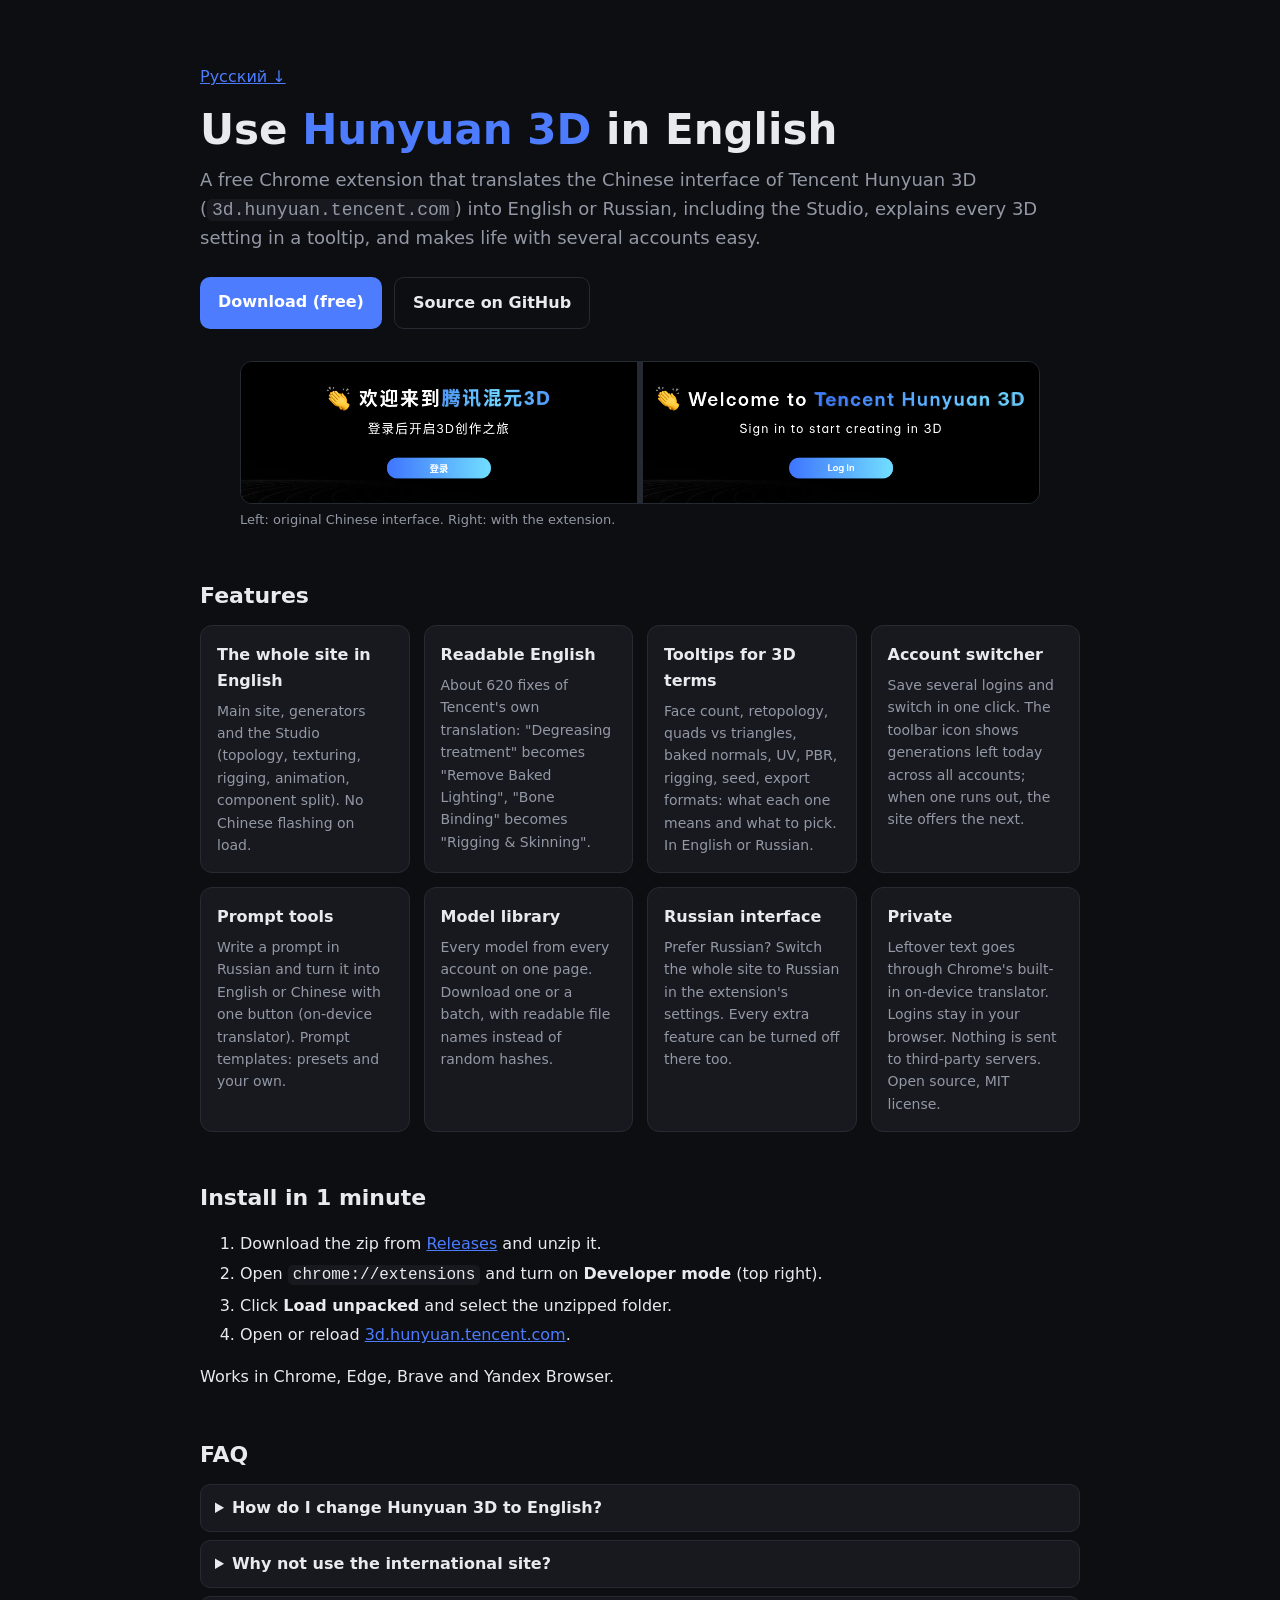
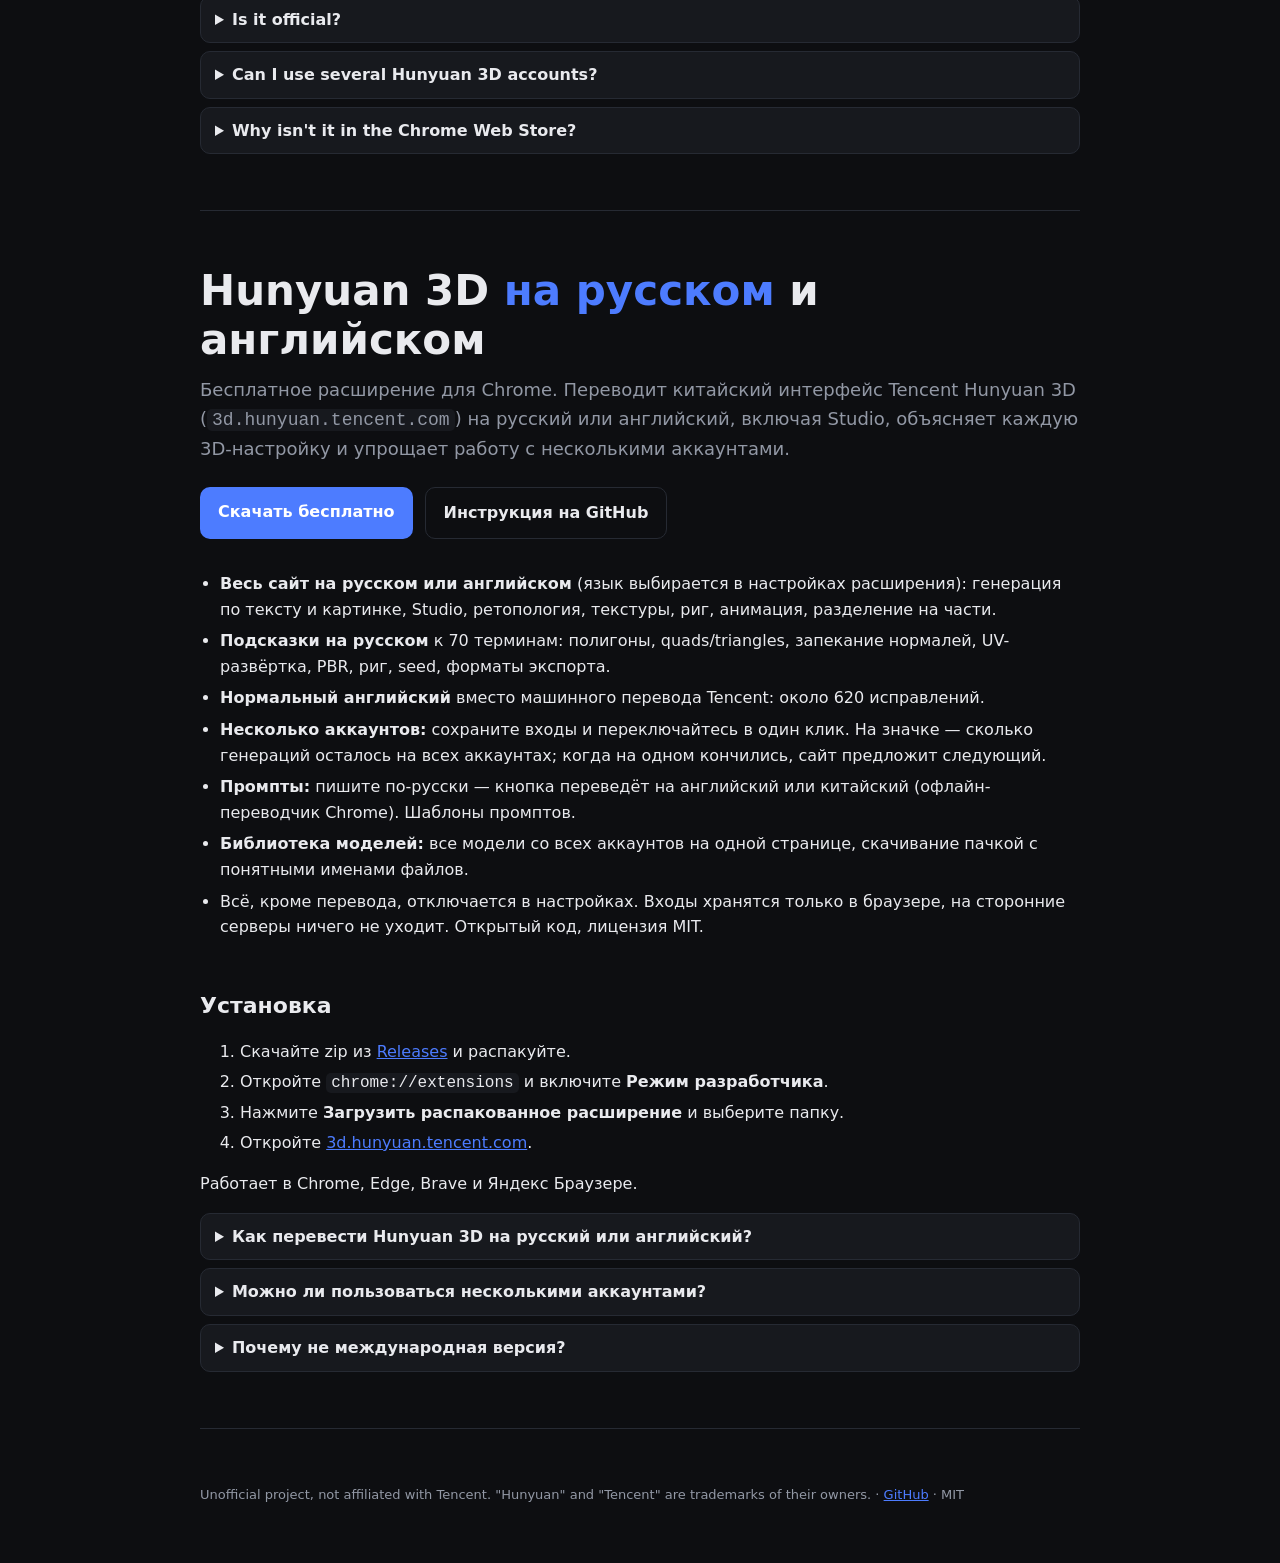
<file: docs/index.html>
<!doctype html>
<html lang="en">
<head>
<meta charset="utf-8">
<meta name="viewport" content="width=device-width, initial-scale=1">
<meta name="google-site-verification" content="ijPxIOyTT_gf1ww2jiaKPVF7a8rHkAhlta0YE-Xgt1Y">
<title>Hunyuan 3D in English or Russian — free Chrome extension (UI translation, accounts, model library)</title>
<meta name="description" content="Use Tencent Hunyuan 3D (3d.hunyuan.tencent.com) in English or Russian. Free Chrome extension: translates the whole Chinese interface, Studio included, explains 3D settings, switches accounts, translates prompts and collects all your models. Hunyuan 3D на русском и английском.">
<meta name="keywords" content="Hunyuan 3D English, Hunyuan 3D translate, Hunyuan 3D Chinese interface, 3d.hunyuan.tencent.com English, Hunyuan 3D Studio English, Tencent HY 3D, Hunyuan 3D на русском, Hunyuan 3D русский интерфейс, Hunyuan 3D несколько аккаунтов, Hunyuan 3D account switcher, Hunyuan 3D перевод, Hunyuan 3D на английском, Chrome extension">
<link rel="canonical" href="https://orybakov.github.io/hunyuan3d-english-ui/">
<meta property="og:type" content="website">
<meta property="og:title" content="Hunyuan 3D in English or Russian — free Chrome extension">
<meta property="og:description" content="Translates the Chinese Hunyuan 3D interface to English or Russian, explains 3D settings, switches accounts. Интерфейс на русском.">
<meta property="og:url" content="https://orybakov.github.io/hunyuan3d-english-ui/">
<meta property="og:image" content="https://orybakov.github.io/hunyuan3d-english-ui/before-after.png">
<meta name="twitter:card" content="summary_large_image">
<script type="application/ld+json">
{
  "@context": "https://schema.org",
  "@type": "SoftwareApplication",
  "name": "Hunyuan 3D — English UI, Hints & Accounts",
  "softwareVersion": "0.5.0",
  "applicationCategory": "BrowserApplication",
  "operatingSystem": "Chrome, Edge, Brave, Yandex Browser",
  "offers": { "@type": "Offer", "price": "0", "priceCurrency": "USD" },
  "description": "Unofficial Chrome extension that switches the Tencent Hunyuan 3D website (3d.hunyuan.tencent.com) from Chinese to English or Russian, polishes the wording, adds English/Russian tooltips for 3D terms, an account switcher, prompt translation and a model library.",
  "inLanguage": ["en", "ru"],
  "license": "https://opensource.org/licenses/MIT",
  "downloadUrl": "https://github.com/orybakov/hunyuan3d-english-ui/releases/latest",
  "codeRepository": "https://github.com/orybakov/hunyuan3d-english-ui"
}
</script>
<style>
  :root { color-scheme: dark; --bg:#0d0e11; --card:#17191e; --line:#262a33; --text:#e9eaee; --muted:#9298a5; --accent:#4d7cff; }
  * { box-sizing: border-box; }
  body { margin:0; background:var(--bg); color:var(--text); font:16px/1.6 system-ui,-apple-system,"Segoe UI",Roboto,sans-serif; }
  main { max-width: 920px; margin: 0 auto; padding: 48px 20px 64px; }
  h1 { font-size: clamp(28px, 5vw, 42px); line-height:1.15; margin:0 0 12px; }
  h1 span { color: var(--accent); }
  h2 { font-size: 22px; margin: 48px 0 12px; }
  p.lead { font-size: 18px; color: var(--muted); margin: 0 0 24px; }
  .cta { display:flex; flex-wrap:wrap; gap:12px; margin: 0 0 32px; }
  .btn { display:inline-block; padding:12px 18px; border-radius:10px; background:var(--accent); color:#fff; text-decoration:none; font-weight:600; }
  .btn.ghost { background:transparent; border:1px solid var(--line); color:var(--text); }
  img { max-width:100%; height:auto; border-radius:12px; border:1px solid var(--line); display:block; }
  figcaption { color:var(--muted); font-size:13px; margin-top:6px; }
  ul { padding-left: 20px; } li { margin: 6px 0; }
  ol li { margin: 4px 0; }
  .grid { display:grid; grid-template-columns: repeat(auto-fit,minmax(200px,1fr)); gap:14px; }
  .card { background:var(--card); border:1px solid var(--line); border-radius:12px; padding:16px; }
  .card h3 { margin:0 0 6px; font-size:16px; }
  .card p { margin:0; color:var(--muted); font-size:14px; }
  code { background:var(--card); padding:1px 5px; border-radius:5px; }
  details { background:var(--card); border:1px solid var(--line); border-radius:10px; padding:10px 14px; margin:8px 0; }
  summary { cursor:pointer; font-weight:600; }
  hr { border:0; border-top:1px solid var(--line); margin:56px 0; }
  footer { color:var(--muted); font-size:13px; }
  a { color: var(--accent); }
</style>
</head>
<body>
<main>
  <p><a href="#ru">Русский ↓</a></p>
  <h1>Use <span>Hunyuan 3D</span> in English</h1>
  <p class="lead">A free Chrome extension that translates the Chinese interface of Tencent Hunyuan 3D
  (<code>3d.hunyuan.tencent.com</code>) into English or Russian, including the Studio, explains every 3D setting in a tooltip,
  and makes life with several accounts easy.</p>
  <div class="cta">
    <a class="btn" href="https://github.com/orybakov/hunyuan3d-english-ui/releases/latest">Download (free)</a>
    <a class="btn ghost" href="https://github.com/orybakov/hunyuan3d-english-ui">Source on GitHub</a>
  </div>
  <figure>
    <img src="before-after.png" alt="Hunyuan 3D login page: Chinese original on the left, English with the extension on the right" width="1532" height="270">
    <figcaption>Left: original Chinese interface. Right: with the extension.</figcaption>
  </figure>

  <h2>Features</h2>
  <div class="grid">
    <div class="card"><h3>The whole site in English</h3><p>Main site, generators and the Studio (topology, texturing, rigging, animation, component split). No Chinese flashing on load.</p></div>
    <div class="card"><h3>Readable English</h3><p>About 620 fixes of Tencent's own translation: "Degreasing treatment" becomes "Remove Baked Lighting", "Bone Binding" becomes "Rigging &amp; Skinning".</p></div>
    <div class="card"><h3>Tooltips for 3D terms</h3><p>Face count, retopology, quads vs triangles, baked normals, UV, PBR, rigging, seed, export formats: what each one means and what to pick. In English or Russian.</p></div>
    <div class="card"><h3>Account switcher</h3><p>Save several logins and switch in one click. The toolbar icon shows generations left today across all accounts; when one runs out, the site offers the next.</p></div>
    <div class="card"><h3>Prompt tools</h3><p>Write a prompt in Russian and turn it into English or Chinese with one button (on-device translator). Prompt templates: presets and your own.</p></div>
    <div class="card"><h3>Model library</h3><p>Every model from every account on one page. Download one or a batch, with readable file names instead of random hashes.</p></div>
    <div class="card"><h3>Russian interface</h3><p>Prefer Russian? Switch the whole site to Russian in the extension's settings. Every extra feature can be turned off there too.</p></div>
    <div class="card"><h3>Private</h3><p>Leftover text goes through Chrome's built-in on-device translator. Logins stay in your browser. Nothing is sent to third-party servers. Open source, MIT license.</p></div>
  </div>

  <h2>Install in 1 minute</h2>
  <ol>
    <li>Download the zip from <a href="https://github.com/orybakov/hunyuan3d-english-ui/releases/latest">Releases</a> and unzip it.</li>
    <li>Open <code>chrome://extensions</code> and turn on <b>Developer mode</b> (top right).</li>
    <li>Click <b>Load unpacked</b> and select the unzipped folder.</li>
    <li>Open or reload <a href="https://3d.hunyuan.tencent.com">3d.hunyuan.tencent.com</a>.</li>
  </ol>
  <p>Works in Chrome, Edge, Brave and Yandex Browser.</p>

  <h2>FAQ</h2>
  <details><summary>How do I change Hunyuan 3D to English?</summary>
    <p>The Chinese site has no language switch, and adding <code>?lang=en</code> to the URL does nothing. The site already contains Tencent's English translation but never turns it on. This extension turns it on before the page starts.</p></details>
  <details><summary>Why not use the international site?</summary>
    <p>The global version is blocked in some regions and on VPN/hosting IPs. The Chinese site at 3d.hunyuan.tencent.com works from more places, and the extension makes it usable without knowing Chinese.</p></details>
  <details><summary>Is it official?</summary>
    <p>No. It is an independent open-source project, not affiliated with Tencent.</p></details>
  <details><summary>Can I use several Hunyuan 3D accounts?</summary>
    <p>Yes. Save each login once in the extension's popup and switch with a click. The extension checks how many generations each account has left (without logging you out) and shows the total on its icon.</p></details>
  <details><summary>Why isn't it in the Chrome Web Store?</summary>
    <p>It's a small free project; installing the zip takes a minute. Updates: download the new zip, replace the folder and press ↻ on the extension.</p></details>

  <hr>

  <section id="ru" lang="ru">
    <h1>Hunyuan 3D <span>на русском</span> и английском</h1>
    <p class="lead">Бесплатное расширение для Chrome. Переводит китайский интерфейс Tencent Hunyuan 3D (<code>3d.hunyuan.tencent.com</code>) на русский или английский, включая Studio, объясняет каждую 3D-настройку и упрощает работу с несколькими аккаунтами.</p>
    <div class="cta">
      <a class="btn" href="https://github.com/orybakov/hunyuan3d-english-ui/releases/latest">Скачать бесплатно</a>
      <a class="btn ghost" href="https://github.com/orybakov/hunyuan3d-english-ui#русский">Инструкция на GitHub</a>
    </div>
    <ul>
      <li><b>Весь сайт на русском или английском</b> (язык выбирается в настройках расширения): генерация по тексту и картинке, Studio, ретопология, текстуры, риг, анимация, разделение на части.</li>
      <li><b>Подсказки на русском</b> к 70 терминам: полигоны, quads/triangles, запекание нормалей, UV-развёртка, PBR, риг, seed, форматы экспорта.</li>
      <li><b>Нормальный английский</b> вместо машинного перевода Tencent: около 620 исправлений.</li>
      <li><b>Несколько аккаунтов:</b> сохраните входы и переключайтесь в один клик. На значке — сколько генераций осталось на всех аккаунтах; когда на одном кончились, сайт предложит следующий.</li>
      <li><b>Промпты:</b> пишите по-русски — кнопка переведёт на английский или китайский (офлайн-переводчик Chrome). Шаблоны промптов.</li>
      <li><b>Библиотека моделей:</b> все модели со всех аккаунтов на одной странице, скачивание пачкой с понятными именами файлов.</li>
      <li>Всё, кроме перевода, отключается в настройках. Входы хранятся только в браузере, на сторонние серверы ничего не уходит. Открытый код, лицензия MIT.</li>
    </ul>
    <h2>Установка</h2>
    <ol>
      <li>Скачайте zip из <a href="https://github.com/orybakov/hunyuan3d-english-ui/releases/latest">Releases</a> и распакуйте.</li>
      <li>Откройте <code>chrome://extensions</code> и включите <b>Режим разработчика</b>.</li>
      <li>Нажмите <b>Загрузить распакованное расширение</b> и выберите папку.</li>
      <li>Откройте <a href="https://3d.hunyuan.tencent.com">3d.hunyuan.tencent.com</a>.</li>
    </ol>
    <p>Работает в Chrome, Edge, Brave и Яндекс Браузере.</p>
    <details><summary>Как перевести Hunyuan 3D на русский или английский?</summary>
      <p>Переключателя языка на китайском сайте нет. Параметр <code>?lang=en</code> тоже не помогает. Расширение включает встроенный английский перевод Tencent, а по желанию — русский интерфейс (кнопка расширения → ⚙ → Язык сайта).</p></details>
    <details><summary>Можно ли пользоваться несколькими аккаунтами?</summary>
      <p>Да. Сохраните каждый вход в окне расширения и переключайтесь кликом. Остаток генераций проверяется у всех аккаунтов в фоне, без выхода из текущего. Лимиты обновляются в 19:00 МСК.</p></details>
    <details><summary>Почему не международная версия?</summary>
      <p>Глобальная версия Hunyuan 3D не открывается из России и с адресов VPN. Китайская работает, а с расширением ей можно пользоваться без знания китайского.</p></details>
  </section>

  <hr>
  <footer>Unofficial project, not affiliated with Tencent. "Hunyuan" and "Tencent" are trademarks of their owners.
  · <a href="https://github.com/orybakov/hunyuan3d-english-ui">GitHub</a> · MIT</footer>
</main>
</body>
</html>
</file>
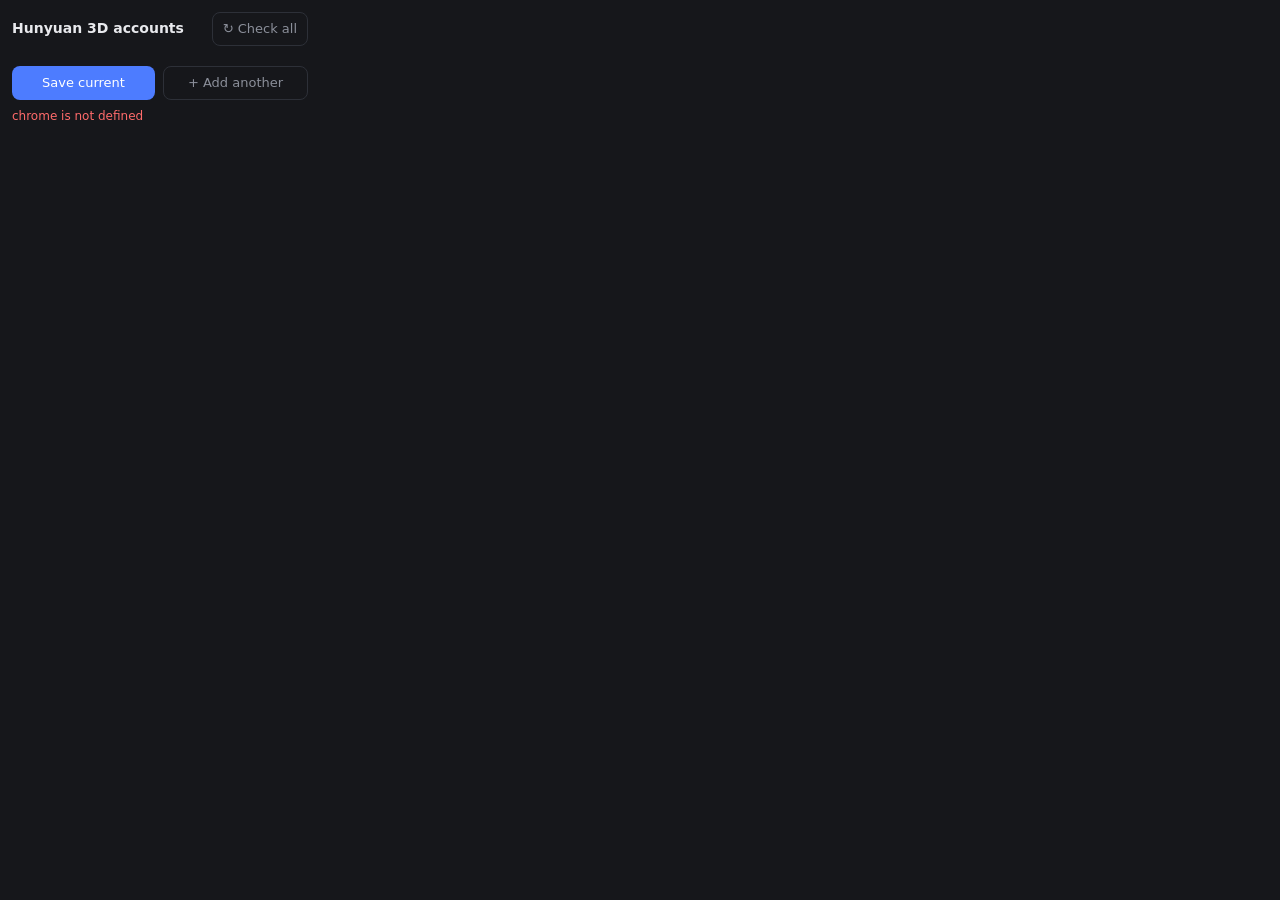
<file: accounts/popup.html>
<!doctype html>
<html lang="en">
<head>
  <meta charset="utf-8" />
  <link rel="stylesheet" href="popup.css" />
</head>
<body>
  <header>
    <h1>Hunyuan 3D accounts</h1>
    <button id="refresh" class="ghost" title="Check remaining generations of all accounts">↻ Check all</button>
  </header>
  <section id="current"></section>
  <ul id="list"></ul>
  <p id="empty" hidden>No saved accounts yet. Log in on the site, then click <b>Save current</b>.</p>
  <footer>
    <button id="save">Save current</button>
    <button id="add" class="ghost" title="Save the current login and sign out, so you can log in to another account">+ Add another</button>
  </footer>
  <div id="ask"></div>
  <p id="msg" role="status"></p>
  <script src="popup.js"></script>
</body>
</html>
</file>
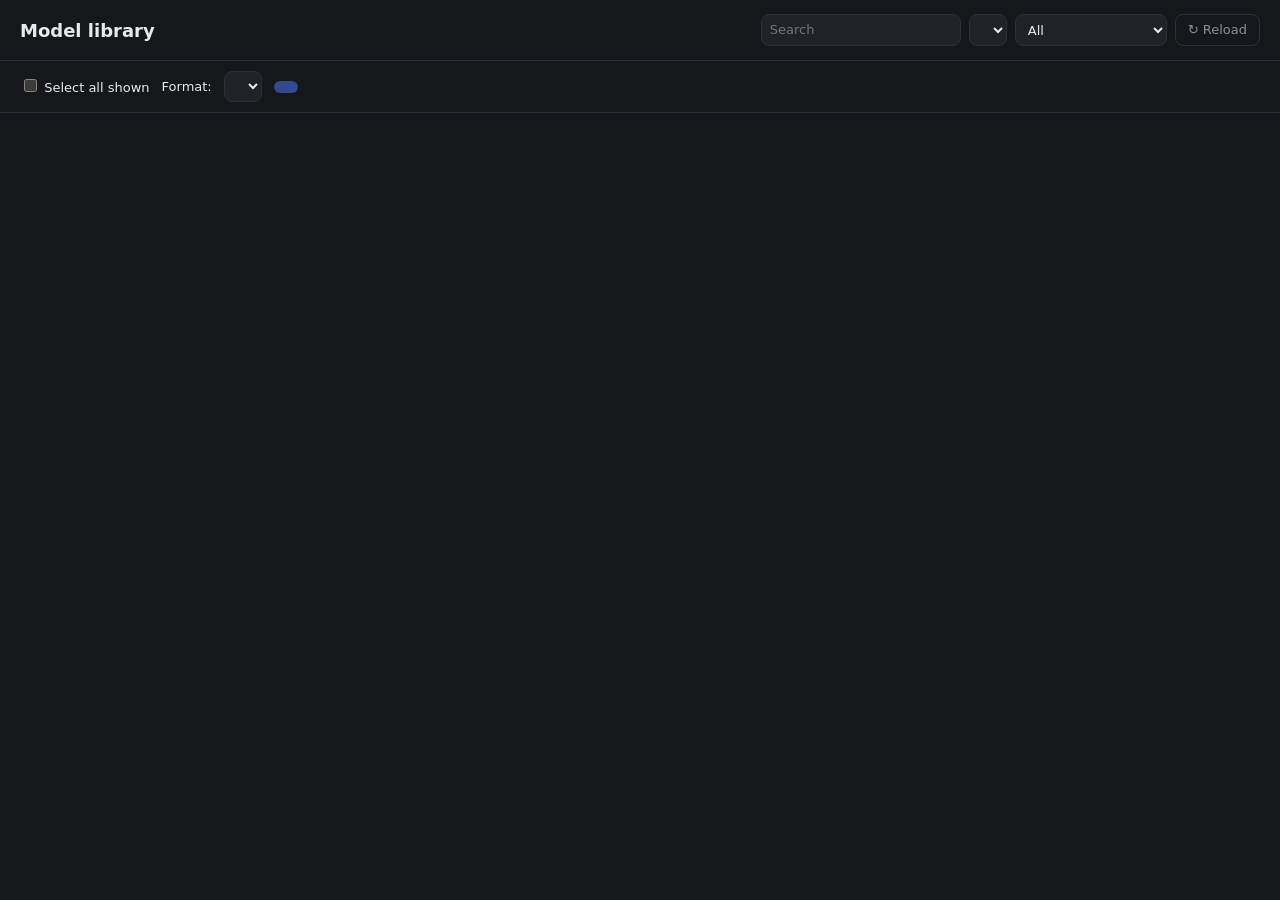
<file: library/library.html>
<!doctype html>
<html lang="en">
<head>
  <meta charset="utf-8" />
  <title>Hunyuan 3D — model library</title>
  <link rel="icon" href="../icons/icon32.png" />
  <link rel="stylesheet" href="library.css" />
</head>
<body>
  <header>
    <h1 data-t="title">Model library</h1>
    <span id="count"></span>
    <div class="filters">
      <input id="q" type="search" data-t-ph="search" placeholder="Search" />
      <select id="acc"></select>
      <select id="kind">
        <option value="" data-t="allKinds">All</option>
        <option value="studio">Studio</option>
        <option value="classic" data-t="classic">Classic generator</option>
      </select>
      <button id="reload" class="ghost" data-t="reload">↻ Reload</button>
    </div>
  </header>
  <div id="bulk">
    <label><input type="checkbox" id="all" /> <span data-t="selectAll">Select all shown</span></label>
    <span data-t="format">Format:</span>
    <select id="fmt"></select>
    <button id="dl" disabled></button>
    <span id="status"></span>
  </div>
  <p id="errors" hidden></p>
  <main id="grid"></main>
  <script src="../src/defaults.js"></script>
  <script src="library.js"></script>
</body>
</html>
</file>
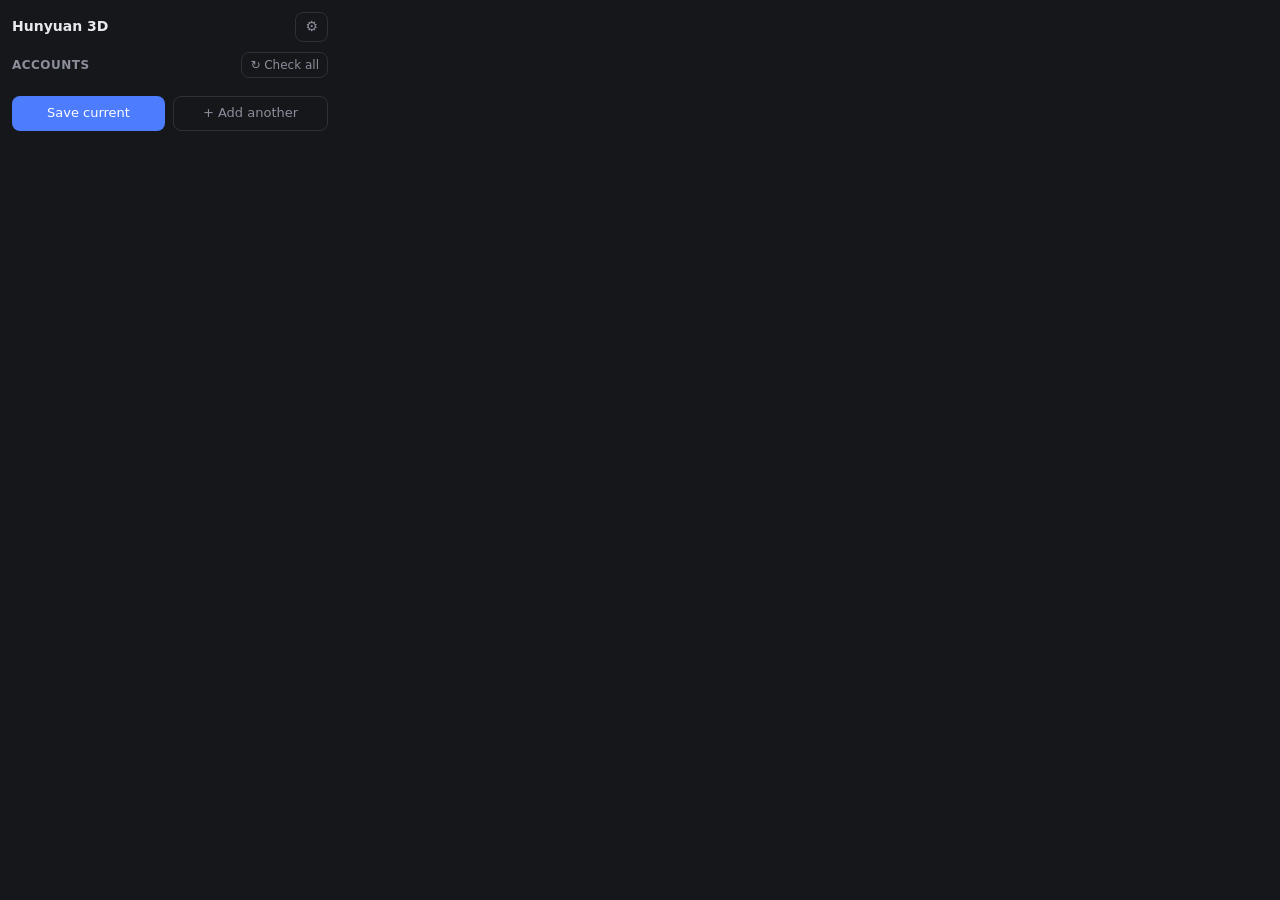
<file: popup/popup.html>
<!doctype html>
<html lang="en">
<head>
  <meta charset="utf-8" />
  <link rel="stylesheet" href="popup.css" />
</head>
<body>
  <header>
    <h1>Hunyuan 3D</h1>
    <button id="openLib" class="ghost" data-t="library" hidden>Library</button>
    <button id="gear" class="ghost icon-btn" data-t-title="settings" title="Settings">⚙</button>
  </header>

  <div id="main">
    <section id="accountsBox">
      <div class="row">
        <h2 data-t="accounts">Accounts</h2>
        <button id="refresh" class="ghost small" data-t="checkAll" data-t-title="checkAllTitle">↻ Check all</button>
      </div>
      <section id="access" hidden>
        <p data-t="accessText">The account switcher needs access to tencent.com cookies (that's where the site keeps your login).</p>
        <button id="grant" data-t="allow">Allow access</button>
      </section>
      <section id="current"></section>
      <ul id="list"></ul>
      <p id="empty" hidden data-t="empty">No saved accounts yet. Log in on the site, then click Save current.</p>
      <button id="next" class="wide" hidden></button>
      <footer>
        <button id="save" data-t="save">Save current</button>
        <button id="add" class="ghost" data-t="add" data-t-title="addTitle">+ Add another</button>
      </footer>
      <div id="ask"></div>
    </section>

    <section id="tools">
      <button id="report" class="ghost wide" data-t="report" hidden>Report untranslated text</button>
    </section>
  </div>

  <section id="settings" hidden>
    <h2 data-t="settings">Settings</h2>
    <label class="opt"><span data-t="uiLang">Site language</span>
      <select id="uiLang"><option value="en">English</option><option value="ru">Русский</option></select>
    </label>
    <p class="note" data-t="alwaysOn">Translation is always on. Everything below can be switched off.</p>
    <div id="toggles"></div>
    <button id="back" class="wide" data-t="done">Done</button>
  </section>

  <p id="msg" role="status"></p>
  <script src="../src/defaults.js"></script>
  <script src="popup.js"></script>
</body>
</html>
</file>
<file: accounts/popup.css>
:root {
  color-scheme: dark;
  --bg: #16171b;
  --card: #202228;
  --line: #2d3038;
  --text: #e8e9ed;
  --muted: #8b8f9a;
  --accent: #4d7cff;
  --ok: #3ecf8e;
  --warn: #f2a33a;
}
* { box-sizing: border-box; }
body {
  margin: 0;
  width: 320px;
  padding: 12px;
  background: var(--bg);
  color: var(--text);
  font: 13px/1.4 system-ui, -apple-system, "Segoe UI", Roboto, sans-serif;
}
header { display: flex; align-items: center; justify-content: space-between; margin-bottom: 10px; }
h1 { font-size: 14px; margin: 0; font-weight: 600; }
button {
  border: 0;
  border-radius: 8px;
  padding: 7px 10px;
  background: var(--accent);
  color: #fff;
  font: inherit;
  cursor: pointer;
}
button.ghost { background: transparent; color: var(--muted); border: 1px solid var(--line); }
button:hover { filter: brightness(1.15); }
button:disabled { opacity: 0.5; cursor: default; }
#current { color: var(--muted); font-size: 12px; margin-bottom: 8px; }
#current b { color: var(--text); font-weight: 500; }
ul { list-style: none; margin: 0; padding: 0; display: grid; grid-template-columns: minmax(0, 1fr); gap: 6px; }
html, body { overflow-x: hidden; }
li {
  display: flex;
  align-items: center;
  gap: 8px;
  padding: 8px 10px;
  background: var(--card);
  border: 1px solid var(--line);
  border-radius: 10px;
  cursor: pointer;
}
li.active { border-color: var(--accent); cursor: default; }
li .name { flex: 1; min-width: 0; overflow: hidden; text-overflow: ellipsis; white-space: nowrap; }
li .sub { display: block; color: var(--muted); font-size: 11px; }
.quota { font-variant-numeric: tabular-nums; color: var(--ok); white-space: nowrap; }
.quota.zero { color: var(--warn); }
.quota.unknown { color: var(--muted); }
li .icon { background: none; border: 0; color: var(--muted); padding: 2px 4px; }
li .icon:hover { color: var(--text); }
footer { display: flex; gap: 8px; margin-top: 10px; }
footer button { flex: 1; }
.ask { display: flex; gap: 6px; width: 100%; }
#ask .ask { margin-top: 8px; }
.ask input {
  flex: 1;
  min-width: 0;
  width: 0;
  padding: 6px 8px;
  border: 1px solid var(--line);
  border-radius: 8px;
  background: var(--bg);
  color: var(--text);
  font: inherit;
}
.ask input:focus { outline: none; border-color: var(--accent); }
.ask button { padding: 6px 8px; flex: none; }
li .icon.confirm { color: #ff6b6b; font-size: 11px; white-space: nowrap; }
#msg { min-height: 1em; margin: 8px 0 0; color: var(--muted); font-size: 12px; }
#msg.err { color: #ff6b6b; }
#empty { color: var(--muted); font-size: 12px; }
#current details { margin-top: 4px; }
#current pre { white-space: pre-wrap; word-break: break-all; font-size: 10px; max-height: 140px; overflow: auto; background: var(--card); padding: 6px; border-radius: 6px; user-select: text; }
</file>
<file: library/library.css>
:root {
  color-scheme: dark;
  --bg: #16171b;
  --card: #202228;
  --line: #2d3038;
  --text: #e8e9ed;
  --muted: #8b8f9a;
  --accent: #4d7cff;
}
* { box-sizing: border-box; }
body { margin: 0; background: var(--bg); color: var(--text); font: 13px/1.4 system-ui, -apple-system, "Segoe UI", Roboto, sans-serif; }
header, #bulk { display: flex; align-items: center; gap: 12px; flex-wrap: wrap; padding: 14px 20px; border-bottom: 1px solid var(--line); }
#bulk { padding: 10px 20px; position: sticky; top: 0; background: var(--bg); z-index: 1; }
h1 { font-size: 18px; margin: 0; font-weight: 600; }
#count, #status { color: var(--muted); }
.filters { margin-left: auto; display: flex; gap: 8px; }
input[type=search], select {
  background: var(--card); color: var(--text); border: 1px solid var(--line); border-radius: 8px; padding: 6px 8px; font: inherit;
}
input[type=search] { width: 200px; }
button {
  border: 0; border-radius: 8px; padding: 6px 12px; background: var(--accent); color: #fff; font: inherit; cursor: pointer;
}
button.ghost { background: transparent; color: var(--muted); border: 1px solid var(--line); }
button:disabled { opacity: 0.5; cursor: default; }
button:hover:not(:disabled) { filter: brightness(1.15); }
#errors { color: #f2a33a; padding: 0 20px; }
#grid { display: grid; grid-template-columns: repeat(auto-fill, minmax(220px, 1fr)); gap: 14px; padding: 20px; }
.card { position: relative; background: var(--card); border: 1px solid var(--line); border-radius: 12px; overflow: hidden; }
.card.picked { border-color: var(--accent); }
.card img { display: block; width: 100%; aspect-ratio: 1; object-fit: contain; background: #1b1c21; }
.card input[type=checkbox] { position: absolute; top: 10px; left: 10px; width: 18px; height: 18px; accent-color: var(--accent); }
.meta { padding: 10px; }
.title { font-weight: 500; overflow: hidden; text-overflow: ellipsis; white-space: nowrap; }
.sub { color: var(--muted); font-size: 11px; margin: 2px 0 8px; }
.files { display: flex; gap: 6px; flex-wrap: wrap; }
.files button { padding: 4px 8px; font-size: 12px; background: #2a3150; }
.empty { color: var(--muted); }
</file>
<file: popup/popup.css>
:root {
  color-scheme: dark;
  --bg: #16171b;
  --card: #202228;
  --line: #2d3038;
  --text: #e8e9ed;
  --muted: #8b8f9a;
  --accent: #4d7cff;
  --ok: #3ecf8e;
  --warn: #f2a33a;
}
* { box-sizing: border-box; }
body {
  margin: 0;
  width: 340px;
  padding: 12px;
  background: var(--bg);
  color: var(--text);
  font: 13px/1.4 system-ui, -apple-system, "Segoe UI", Roboto, sans-serif;
}
header { display: flex; align-items: center; gap: 6px; margin-bottom: 10px; }
h1 { font-size: 14px; margin: 0; font-weight: 600; flex: 1; }
h2 { font-size: 12px; margin: 0; font-weight: 600; color: var(--muted); text-transform: uppercase; letter-spacing: 0.04em; }
.row { display: flex; align-items: center; justify-content: space-between; margin-bottom: 8px; }
[hidden] { display: none !important; }
button.small { padding: 4px 8px; font-size: 12px; }
button.wide { width: 100%; margin-top: 8px; }
.icon-btn { padding: 4px 9px; font-size: 14px; }
#tools { margin-top: 6px; }
#settings h2 { margin-bottom: 8px; }
.opt { display: flex; align-items: center; justify-content: space-between; gap: 10px; padding: 7px 0; border-bottom: 1px solid var(--line); cursor: pointer; }
.opt span { flex: 1; }
.opt small { display: block; color: var(--muted); font-size: 11px; margin-top: 1px; }
.opt.sub { padding-left: 14px; }
.opt input[type=checkbox] { width: 16px; height: 16px; accent-color: var(--accent); flex: none; }
.opt input:disabled { opacity: 0.4; }
.opt select { background: var(--card); color: var(--text); border: 1px solid var(--line); border-radius: 6px; padding: 4px 6px; font: inherit; }
.note { color: var(--muted); font-size: 11px; margin: 8px 0 2px; }
button {
  border: 0;
  border-radius: 8px;
  padding: 7px 10px;
  background: var(--accent);
  color: #fff;
  font: inherit;
  cursor: pointer;
}
button.ghost { background: transparent; color: var(--muted); border: 1px solid var(--line); }
button:hover { filter: brightness(1.15); }
button:disabled { opacity: 0.5; cursor: default; }
#current { color: var(--muted); font-size: 12px; margin-bottom: 8px; }
#current b { color: var(--text); font-weight: 500; }
ul { list-style: none; margin: 0; padding: 0; display: grid; grid-template-columns: minmax(0, 1fr); gap: 6px; }
html, body { overflow-x: hidden; }
li {
  display: flex;
  align-items: center;
  gap: 8px;
  padding: 8px 10px;
  background: var(--card);
  border: 1px solid var(--line);
  border-radius: 10px;
  cursor: pointer;
}
li.active { border-color: var(--accent); cursor: default; }
li .name { flex: 1; min-width: 0; overflow: hidden; text-overflow: ellipsis; white-space: nowrap; }
li .sub { display: block; color: var(--muted); font-size: 11px; }
.quota { font-variant-numeric: tabular-nums; color: var(--ok); white-space: nowrap; }
.quota.zero { color: var(--warn); }
.quota.unknown { color: var(--muted); }
li .icon { background: none; border: 0; color: var(--muted); padding: 2px 4px; }
li .icon:hover { color: var(--text); }
footer { display: flex; gap: 8px; margin-top: 10px; }
footer button { flex: 1; }
.ask { display: flex; gap: 6px; width: 100%; }
#ask .ask { margin-top: 8px; }
.ask input {
  flex: 1;
  min-width: 0;
  width: 0;
  padding: 6px 8px;
  border: 1px solid var(--line);
  border-radius: 8px;
  background: var(--bg);
  color: var(--text);
  font: inherit;
}
.ask input:focus { outline: none; border-color: var(--accent); }
.ask button { padding: 6px 8px; flex: none; }
li .icon.confirm { color: #ff6b6b; font-size: 11px; white-space: nowrap; }
#msg { min-height: 1em; margin: 8px 0 0; color: var(--muted); font-size: 12px; }
#msg.err { color: #ff6b6b; }
#empty { color: var(--muted); font-size: 12px; }
#current details { margin-top: 4px; }
#current pre { white-space: pre-wrap; word-break: break-all; font-size: 10px; max-height: 140px; overflow: auto; background: var(--card); padding: 6px; border-radius: 6px; user-select: text; }
#access { background: var(--card); border: 1px solid var(--warn); border-radius: 10px; padding: 10px; margin-bottom: 10px; }
#access p { margin: 0 0 8px; font-size: 12px; color: var(--text); }
</file>
